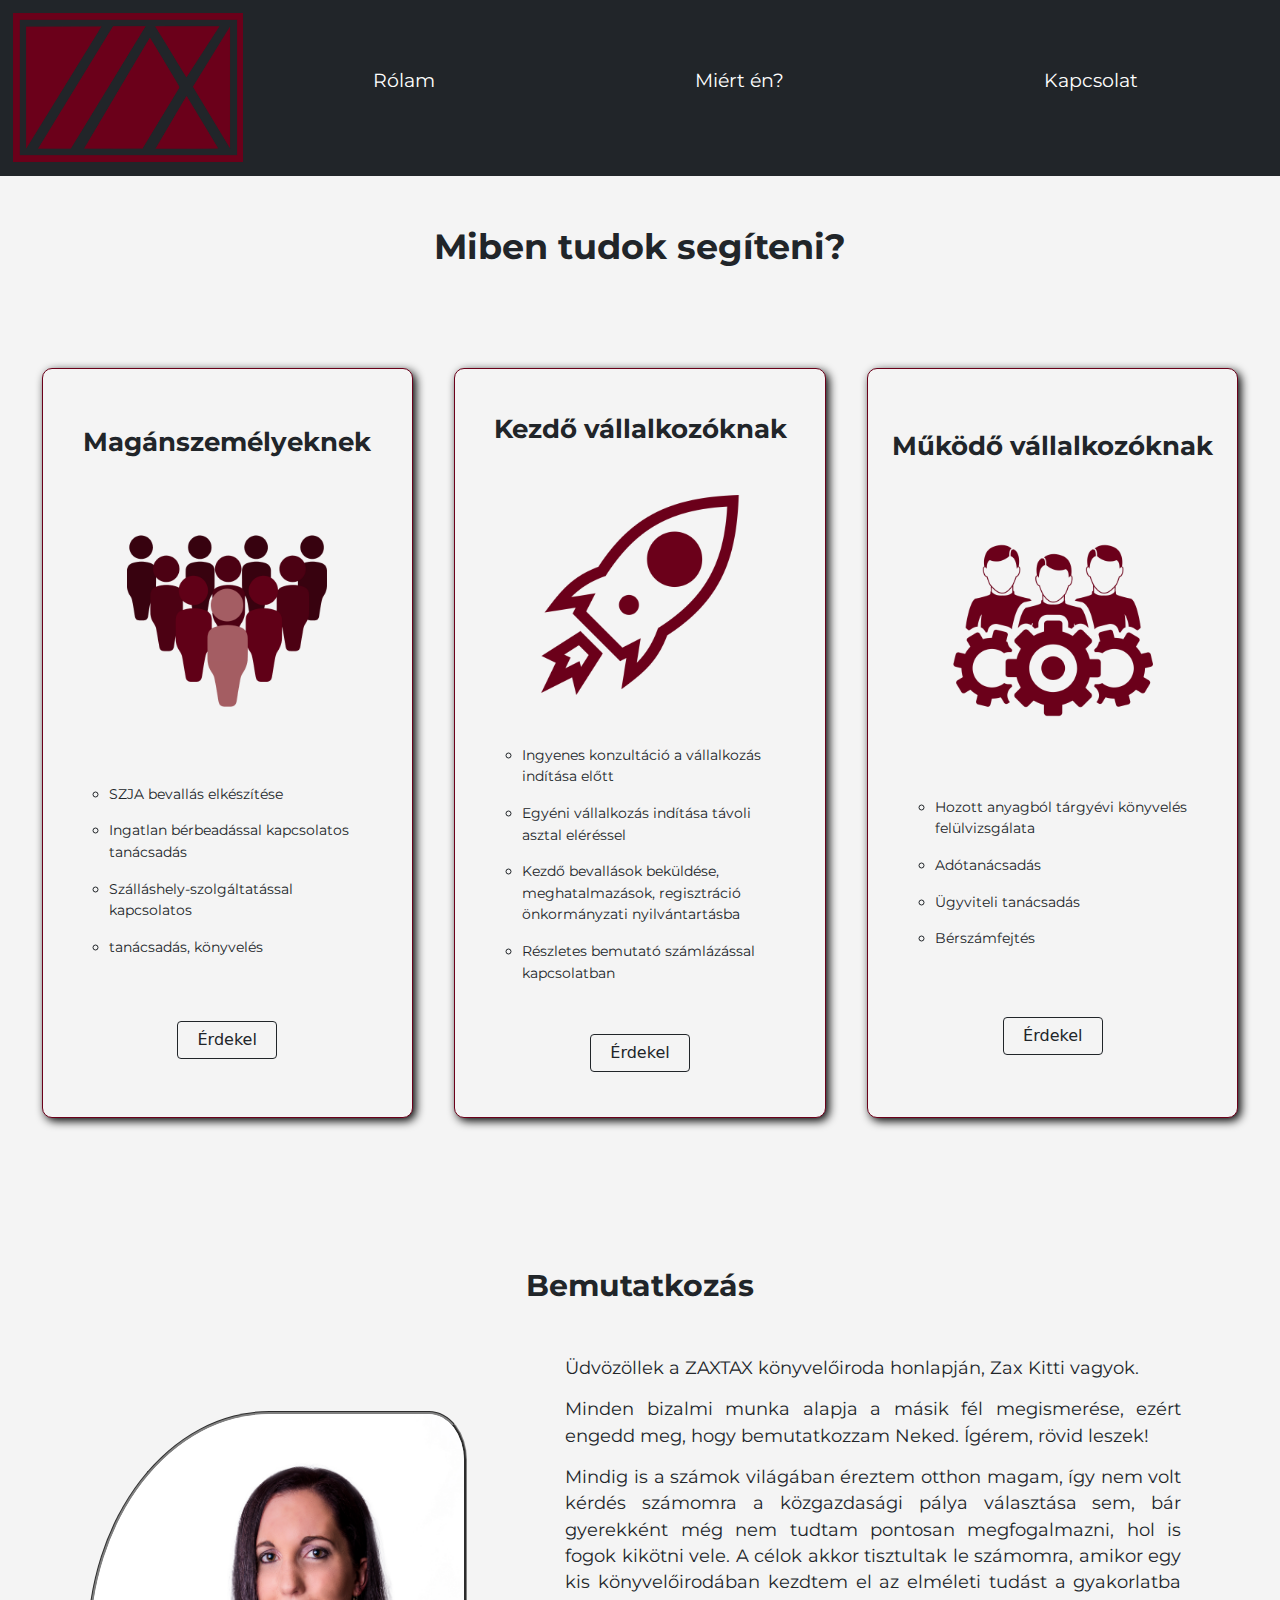
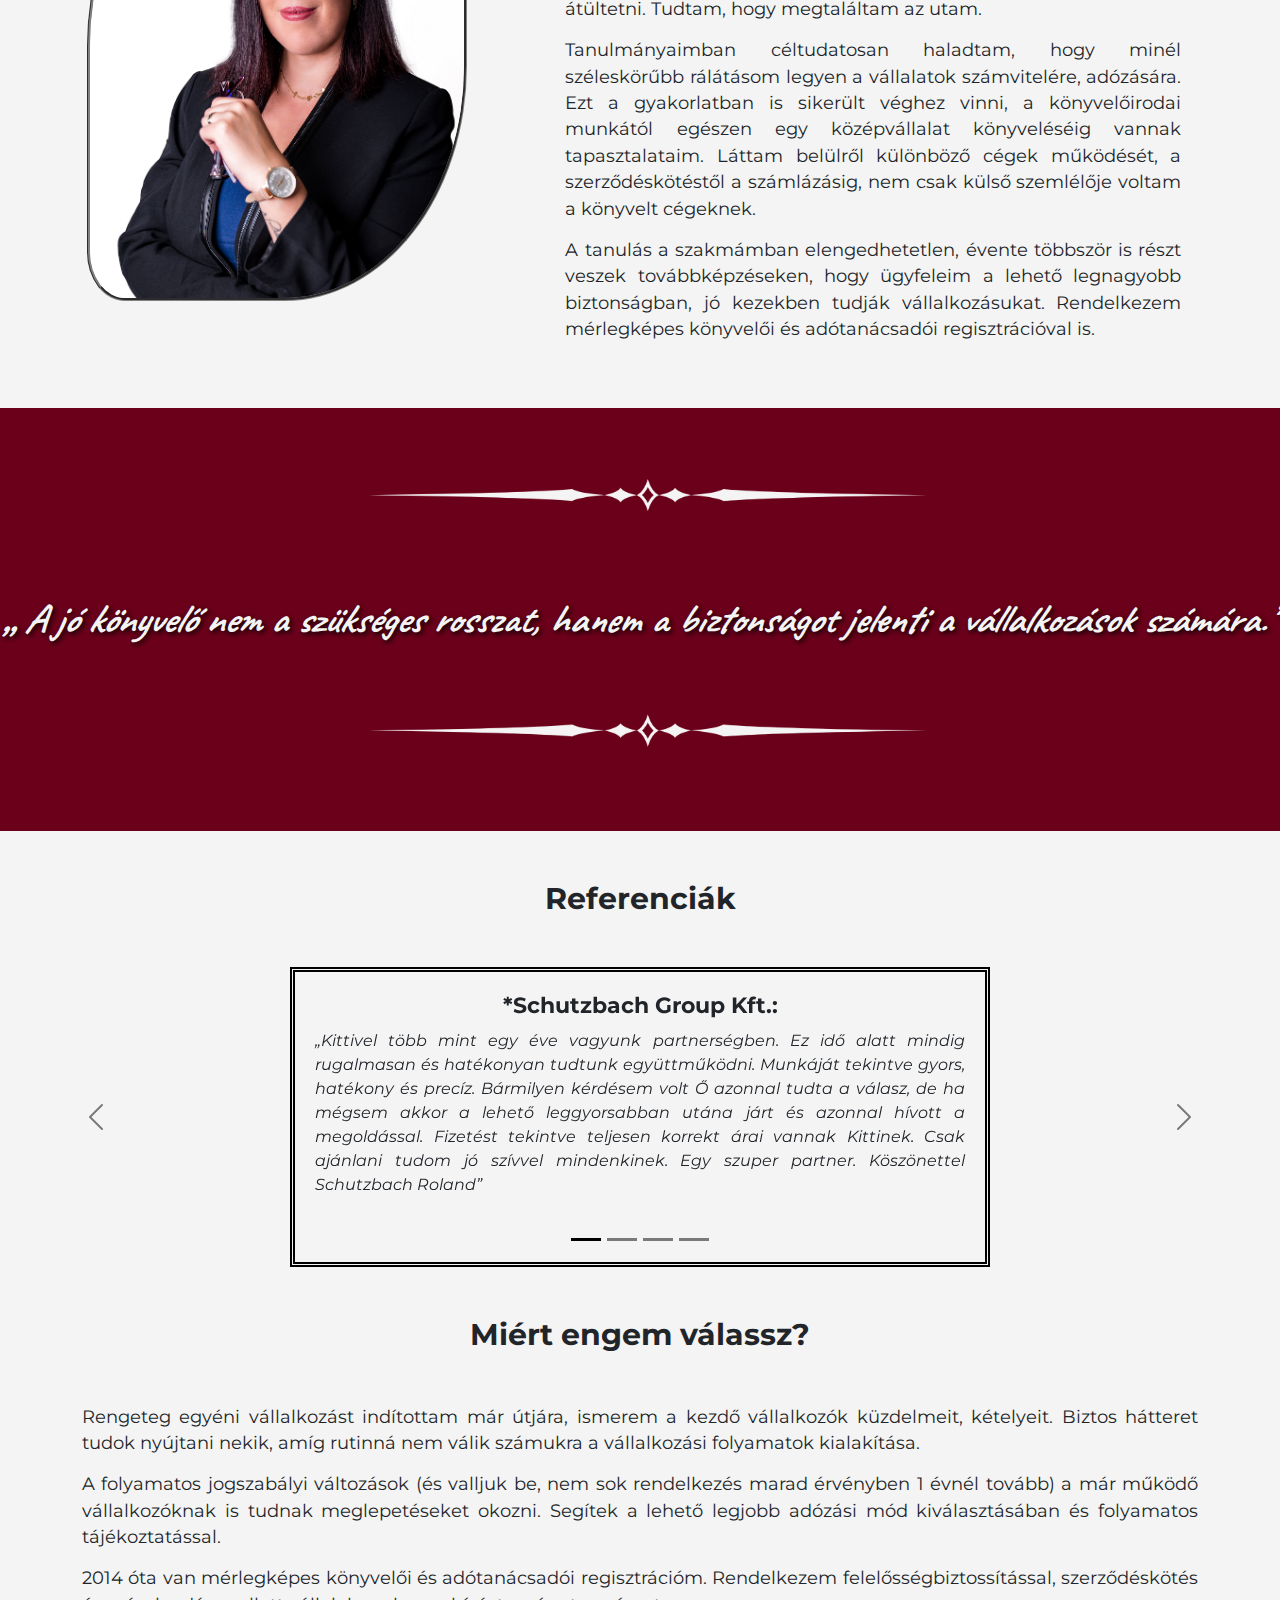
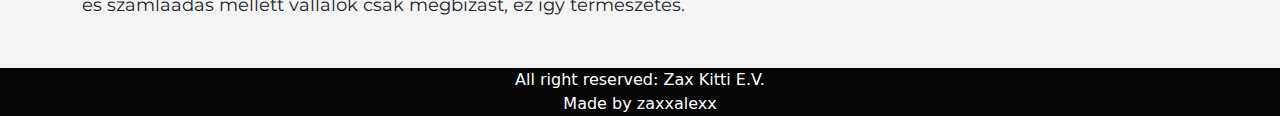
<file: index.html>
<!DOCTYPE html>
<html lang="hu">

<head>
  <link href="https://maxcdn.bootstrapcdn.com/font-awesome/4.7.0/css/font-awesome.min.css" rel="stylesheet">
  <meta charset="utf-8">
  <title>ZaxTax - könyvelés, adótanácsadás online</title>
  <meta name="description" content="Könyvelés Adótanácsadás Online">
  <meta name="viewport" content="width=device-width, initial-scale=1">
  <link href="scss/bootstrap.css" rel="stylesheet">
  <script src="https://cdn.jsdelivr.net/npm/bootstrap@5.1.3/dist/js/bootstrap.bundle.min.js"></script>
  <link rel="stylesheet" type="text/css" href="main.css">
  <link href="https://fonts.googleapis.com/css2?family=Montserrat&display=swap" rel="stylesheet">
  <link href="https://fonts.googleapis.com/css2?family=Caveat:wght@600&display=swap" rel="stylesheet">
</head>

<body>
  <header id="header">
    <nav class="navbar navbar-dark bg-dark">
      <div class="container-fluid">
        <div id="logo">
          <a href="index.html"><img src="képek/zaxtax_bordo.png" alt="ZaxTax"></a>
        </div>
        <button class="navbar-toggler" type="button" data-bs-toggle="collapse" data-bs-target="#navbarTogglerDemo02"
          aria-controls="navbarTogglerDemo02" aria-expanded="false" aria-label="Toggle navigation">
          <span class="navbar-toggler-icon"></span>
        </button>
        <div class="collapse navbar-collapse" id="navbarTogglerDemo02">
          <ul class="navbar-nav me-auto mb-2 mb-lg-0">
            <li class="nav-item">
              <a class="nav-link active" aria-current="page" href="#about-me">Rólam</a>
            </li>
            <li class="nav-item">
              <a class="nav-link active" aria-current="page" href="#news">Miért én? </a>
            </li>
            <li class="nav-item">
              <a class="nav-link active" aria-current="page" href="kapcsolat.html">Kapcsolat</a>
            </li>
          </ul>
        </div>
      </div>
    </nav>
  </header>
  <main id="main">
    <h1>Miben tudok segíteni?</h1>
    <div id="services">
      <div class="container">
        <h3>Magánszemélyeknek</h3>
        <div class="picture">
          <img src="képek/maganszemelyek.png" alt="Adótanácsadás">
        </div>
        <div class="content">
          <ul>
            <li>SZJA bevallás elkészítése</li>
            <li>Ingatlan bérbeadással kapcsolatos tanácsadás</li>
            <li>Szálláshely-szolgáltatással kapcsolatos</li>
            <li>tanácsadás, könyvelés</li>
          </ul>
        </div>
        <a href="kapcsolat.html" class="btn btn-outline-dark" tabindex="-1" role="button">Érdekel</a>
      </div>
      <div class="container">
        <h3>Kezdő vállalkozóknak</h3>
        <div class="picture">
          <img src="képek/kezdo_vallalkozok.png" alt="Vállakozás indítás">
        </div>
        <div class="content">
          <ul>
            <li>Ingyenes konzultáció a vállalkozás indítása előtt</li>
            <li>Egyéni vállalkozás indítása távoli asztal eléréssel</li>
            <li>Kezdő bevallások beküldése, meghatalmazások, regisztráció önkormányzati nyilvántartásba</li>
            <li>Részletes bemutató számlázással kapcsolatban</li>
          </ul>
        </div>
        <a href="kapcsolat.html" class="btn btn-outline-dark" tabindex="-1" role="button">Érdekel</a>
      </div>
      <div class="container">
        <h3>Működő vállalkozóknak</h3>
        <div class="picture">
          <img src="képek/mukodo_cegek.png" alt="Könyvelés">
        </div>
        <div class="content">
          <ul>
            <li>Hozott anyagból tárgyévi könyvelés felülvizsgálata</li>
            <li>Adótanácsadás</li>
            <li>Ügyviteli tanácsadás</li>
            <li>Bérszámfejtés</li>
          </ul>
        </div>
        <a href="kapcsolat.html" class="btn btn-outline-dark" tabindex="-1" role="button">Érdekel</a>
      </div>
    </div>
    <h2>Bemutatkozás</h2>
    <div id="about-me">
      <div id="profil">
        <img src="képek/Kitti_üzleti2.png" alt="Profilkép">
      </div>
      <div class="container">
        <div id="career">
          <p>Üdvözöllek a ZAXTAX könyvelőiroda honlapján, Zax Kitti vagyok.</p>
          <p>Minden bizalmi munka alapja a másik fél megismerése, ezért engedd meg,
            hogy bemutatkozzam Neked. Ígérem, rövid leszek!</p>
          <p>Mindig is a számok világában éreztem otthon magam,
            így nem volt kérdés számomra a közgazdasági pálya választása sem,
            bár gyerekként még nem tudtam pontosan megfogalmazni, hol is fogok kikötni vele.
            A célok akkor tisztultak le számomra, amikor egy kis könyvelőirodában kezdtem el
            az elméleti tudást a gyakorlatba átültetni. Tudtam, hogy megtaláltam az utam.</p>
          <p>Tanulmányaimban céltudatosan haladtam, hogy minél széleskörűbb rálátásom legyen a vállalatok számvitelére,
            adózására. Ezt a gyakorlatban is sikerült véghez vinni,
            a könyvelőirodai munkától egészen egy középvállalat könyveléséig vannak tapasztalataim.
            Láttam belülről különböző cégek működését, a szerződéskötéstől a számlázásig,
            nem csak külső szemlélője voltam a könyvelt cégeknek.</p>
          <p>A tanulás a szakmámban elengedhetetlen, évente többször is részt veszek továbbképzéseken,
            hogy ügyfeleim a lehető legnagyobb biztonságban, jó kezekben tudják vállalkozásukat.
            Rendelkezem mérlegképes könyvelői és adótanácsadói regisztrációval is.</p>
        </div>
      </div>
    </div>
    <div id="quote-container">
        <img class="line-icon" src="képek/Line_icon.png" alt="Line">
        <h3 id="quote">
          „ A jó könyvelő nem a szükséges rosszat, hanem a biztonságot jelenti a vállalkozások számára.”
        </h3>
        <img class="line-icon" src="képek/Line_icon.png" alt="Line">
    </div>
    <div>
      <h2>Referenciák</h2>
    </div>
    <div id="carouselExampleDark" class="carousel carousel-dark slide" data-bs-ride="carousel">
      <div class="carousel-indicators">
        <button type="button" data-bs-target="#carouselExampleDark" data-bs-slide-to="0" class="active" aria-current="true" aria-label="Slide 1"></button>
        <button type="button" data-bs-target="#carouselExampleDark" data-bs-slide-to="1" aria-label="Slide 2"></button>
        <button type="button" data-bs-target="#carouselExampleDark" data-bs-slide-to="2" aria-label="Slide 3"></button>
        <button type="button" data-bs-target="#carouselExampleDark" data-bs-slide-to="3" aria-label="Slide 4"></button>
      </div>
      <div class="carousel-inner">
        <div class="carousel-item active" data-bs-interval="10000">
          <div class="d-block w-100">
            <h3>*Schutzbach Group Kft.:</h3>
            <p>„Kittivel több mint egy éve vagyunk partnerségben. 
            Ez idő alatt mindig rugalmasan és hatékonyan tudtunk együttműködni. 
            Munkáját tekintve gyors, hatékony és precíz. 
            Bármilyen kérdésem volt Ő azonnal tudta a válasz, 
            de ha mégsem akkor a lehető leggyorsabban utána járt és azonnal hívott a megoldással. 
            Fizetést tekintve teljesen korrekt árai vannak Kittinek. 
            Csak ajánlani tudom jó szívvel mindenkinek. Egy szuper partner.
            Köszönettel Schutzbach Roland”</p>
          </div>
        </div>
        <div class="carousel-item" data-bs-interval="3000">
          <div class="d-block w-100">
            <h3>*Hetényi Nóra, Cottage House szálláshely</h3>
            <p>"Zax Kittiről csak szuperlatívuszokban beszélhetek. Rendkívűl pontos,
              felkészült, megbízható, és segítőkész. Személyes találkozásaink során
              emberileg is nagyon megkedveltem Őt. Szívből ajánlom Kittit azoknak,
              akik egy kitűnő könyvelőt keresnek!
              Hetényi Nóra"</p>
          </div>
        </div>
        <div class="carousel-item" data-bs-interval="3000">
          <div class="d-block w-100">
            <h3>*Koczkáné Burány Tünde, KoczArt Hobbivarroda</h3>
            <p>"Nekünk több cégünk és vállalkozásaink is vannak családilag, kft-k, egyéni vállalkozások. 
              Tudni kell, hogy több könyvelőnk is volt már Kitti előtt, ezek a korábbi könyvelőink sajnos olyan hibákat követtek el, 
              amik miatt anyagi kár is ért minket. Kittiről elmondhatom, hogy olyan könyvelő, 
              aki az elmúlt évek alatt bizonyított. Bármilyen adózási formàt is választasz, 
              bármilyen vállalkozási formát, ő minden esetben teljes körűen tájékoztat. 
              Mindent aktualizál, számon tart, precíz és pontos. Teljes a bizalmunk felé, jó szívvel ajánlom mindenkinek. 
              Mi a saját kárunkon tanultuk meg, miért és milyen fontos egy alapos, megbízható könyvelő. 
              Kitti egy ilyen szakember, bàtran forduljatok hozzá."</p>
          </div>
        </div>
        <div class="carousel-item" data-bs-interval="3000">
          <div class="d-block w-100">
            <h3>*Salvo Rao</h3>
            <p>"Voglio elogiare la ragioniera Zax Kitti - che mi ha risolto un problema di
              tassazione internazionale- per la disponibilitá e l'alta professionalitá.
             La mia soddisfazione é massima, e consiglio Kitti a chiunque cerchi per
              la propria realtá aziendale o privata un'assistenza completa, sicura,e
              affidabile."</p>
          </div>
        </div>
      </div>
      <button class="carousel-control-prev" type="button" data-bs-target="#carouselExampleDark" data-bs-slide="prev">
        <span class="carousel-control-prev-icon" aria-hidden="true"></span>
        <span class="visually-hidden">Previous</span>
      </button>
      <button class="carousel-control-next" type="button" data-bs-target="#carouselExampleDark" data-bs-slide="next">
        <span class="carousel-control-next-icon" aria-hidden="true"></span>
        <span class="visually-hidden">Next</span>
      </button>
    </div>
    <div id="news">
      <h2>Miért engem válassz? </h2>
      <div class="container">
        <p>Rengeteg egyéni vállalkozást indítottam már útjára,
          ismerem a kezdő vállalkozók küzdelmeit, kételyeit.
          Biztos hátteret tudok nyújtani nekik,
          amíg rutinná nem válik számukra a vállalkozási folyamatok kialakítása.
        </p>
        <p>A folyamatos jogszabályi változások (és valljuk be, nem sok rendelkezés marad érvényben 1 évnél tovább)
          a már működő vállalkozóknak is tudnak meglepetéseket okozni.
          Segítek a lehető legjobb adózási mód kiválasztásában és folyamatos tájékoztatással.
        </p>
        <p>2014 óta van mérlegképes könyvelői és adótanácsadói regisztrációm.
          Rendelkezem felelősségbiztossítással, szerződéskötés és számlaadás mellett
          vállalok csak megbízást, ez így természetes.
        </p>
      </div>
    </div>
    
  </main>
  <div onclick="topFunction()" id="myBtn" title="Go to top">
    <div class="arrow up"></div>
  </div>

  <footer>
    <div>All right reserved: Zax Kitti E.V.</div>
    <div>Made by zaxxalexx</div>
  </footer>

  <script src="add.js"></script>
</body>

</html>
</file>
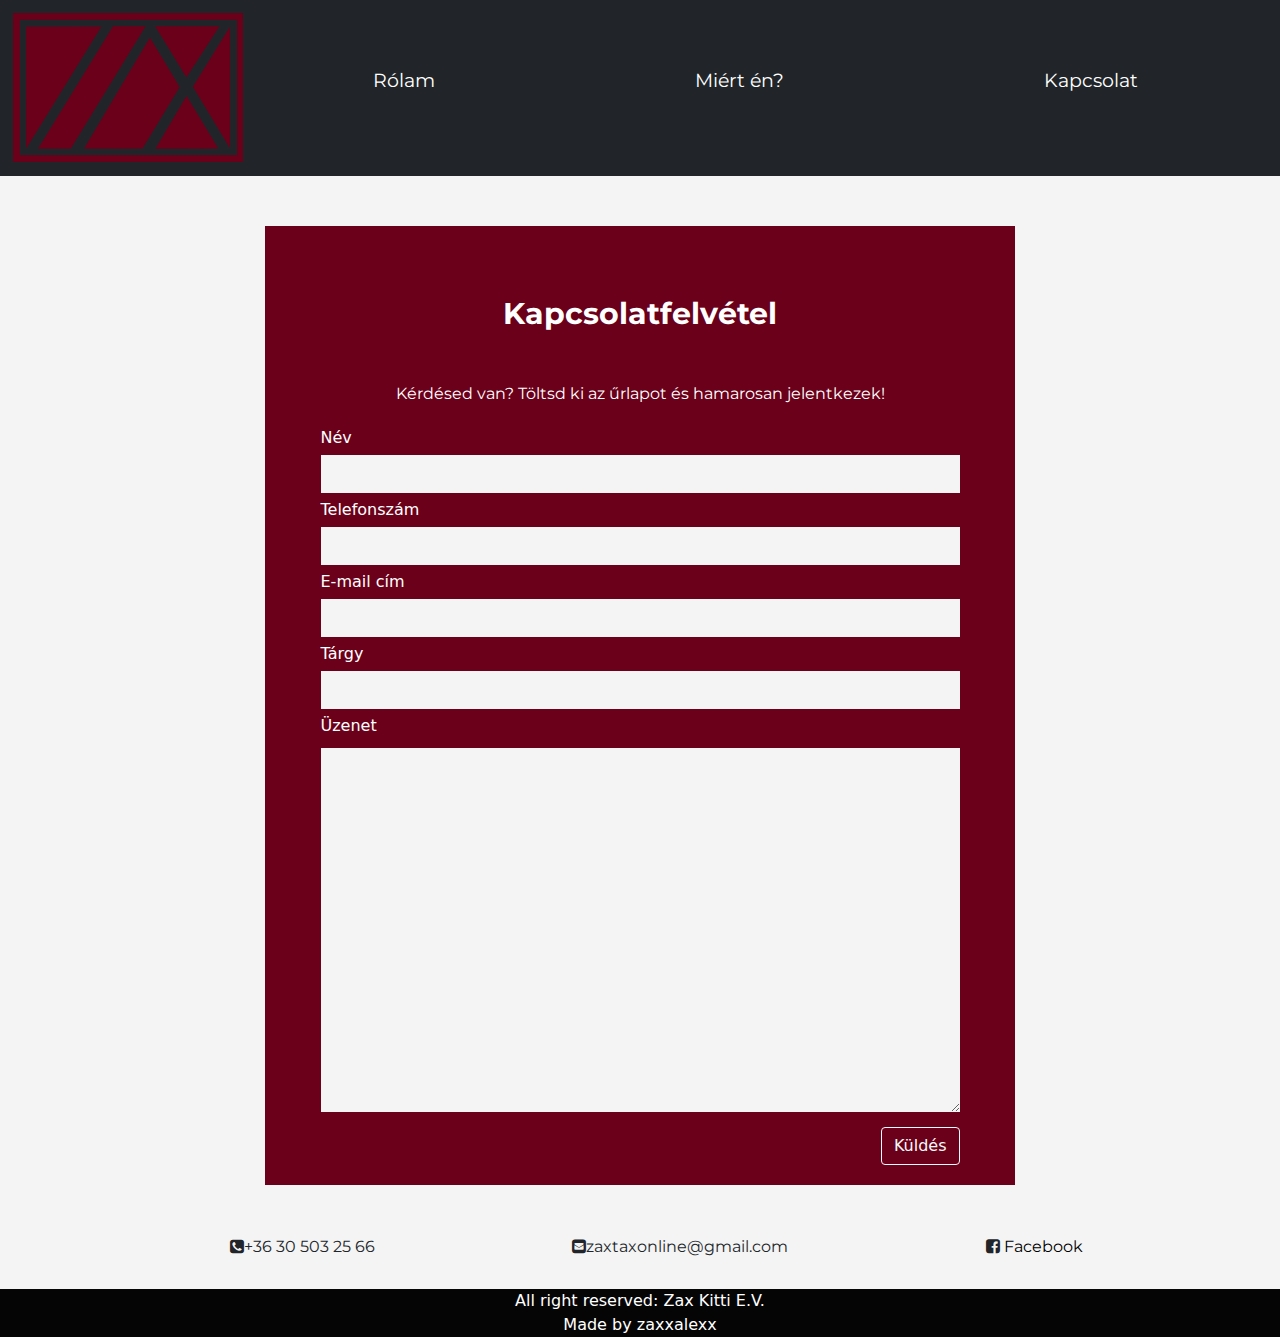
<file: kapcsolat.html>
<!DOCTYPE html>
<html lang="hu">

<head>
    <link href="https://maxcdn.bootstrapcdn.com/font-awesome/4.7.0/css/font-awesome.min.css" rel="stylesheet">
    <link rel="shortcut icon" type="image/x-icon" href="ZaxTax_hatter.png">
    <meta charset="utf-8">
    <title>ZaxTax - könyvelés, adótanácsadás online</title>
    <meta name="description" content="Könyvelés Adótanácsadás Online">
    <meta name="viewport" content="width=device-width, initial-scale=1">
    <link href="scss/bootstrap.css" rel="stylesheet">
    <script src="https://cdn.jsdelivr.net/npm/bootstrap@5.1.3/dist/js/bootstrap.bundle.min.js"></script>
    <link rel="stylesheet" type="text/css" href="main.css">
    <link href="https://fonts.googleapis.com/css2?family=Montserrat&display=swap" rel="stylesheet">
    <script src="add.js"></script>
</head>

<body>
    <header id="header">
        <nav class="navbar navbar-dark bg-dark">
            <div class="container-fluid">
                <div id="logo">
                    <a href="index.html"><img src="képek/zaxtax_bordo.png" alt="ZaxTax"></a>
                </div>
                <button class="navbar-toggler" type="button" data-bs-toggle="collapse"
                    data-bs-target="#navbarTogglerDemo02" aria-controls="navbarTogglerDemo02" aria-expanded="false"
                    aria-label="Toggle navigation">
                    <span class="navbar-toggler-icon"></span>
                </button>
                <div class="collapse navbar-collapse" id="navbarTogglerDemo02">
                    <ul class="navbar-nav me-auto mb-2 mb-lg-0">
                        <li class="nav-item">
                          <a class="nav-link active" aria-current="page" href="index.html">Rólam</a>
                        </li>
                        <li class="nav-item">
                          <a class="nav-link active" aria-current="page" href="index.html">Miért én? </a>
                        </li>
                        <li class="nav-item">
                          <a class="nav-link active" aria-current="page" href="kapcsolat.html">Kapcsolat</a>
                        </li>
                      </ul>
                </div>
            </div>
        </nav>
    </header>
    <main>
        <div id="contact">
            <div id="form">
                <form action="sendmail.php" method="POST" enctype="multipart/form-data">
                    <fieldset>
                        <h2>Kapcsolatfelvétel</h2>
                        <p>Kérdésed van? Töltsd ki az űrlapot és hamarosan jelentkezek!</p>
                        <div id="form-content">
                            <div>
                                <div class="label">
                                    <label for="nev">Név</label>
                                </div>
                                <div class="input">
                                    <input type="text" name="nev" id="nev" required>
                                </div>
                            </div>
                            <div>
                                <div class="label">
                                    <label for="phone">Telefonszám</label>
                                </div>
                                <div class="input">
                                    <input type="tel" name="phone" id="phone" required>
                                </div>
                            </div>
                            <div>
                                <div class="label">
                                    <label for="email">E-mail cím</label>
                                </div>
                                <div class="input">
                                    <input type="email" name="email" id="email" required>
                                </div>
                            </div>
                            <div>
                                <div class="label">
                                    <label for="subject">Tárgy</label>
                                </div>
                                <div class="input">
                                    <input type="text" name="subject" id="subject">
                                </div>
                            </div>
                            <div class="label">
                                <label for="info">Üzenet</label>
                            </div>
                            <div class="input">
                                <textarea name="info" id="info" cols="30" rows="10"></textarea>
                            </div>
                            <button class="btn btn-outline-light right">Küldés</button>
                        </div>
                    </fieldset>
                </form>
            </div>
            <div>
                <ul id="availability">
                    <li><i class="fa fa-phone-square" aria-hidden="true"></i>+36 30 503 25 66 </li>
                    <li><i class="fa fa-envelope-square" aria-hidden="true"></i>zaxtaxonline@gmail.com</li>
                    <li><i class="fa fa-facebook-square" aria-hidden="true"></i> <a
                            href="https://www.facebook.com/zaxtaxonline" id="facebook">Facebook</a></li>
                </ul>
            </div>
        </div>
    </main>
    <div onclick="topFunction()" id="myBtn" title="Go to top">
        <div class="arrow up"></div>
    </div>
    <footer>
        <div>All right reserved: Zax Kitti E.V.</div>
        <div>Made by zaxxalexx</div>
    </footer>
    <script src="add.js"></script>
</body>

</html>
</file>
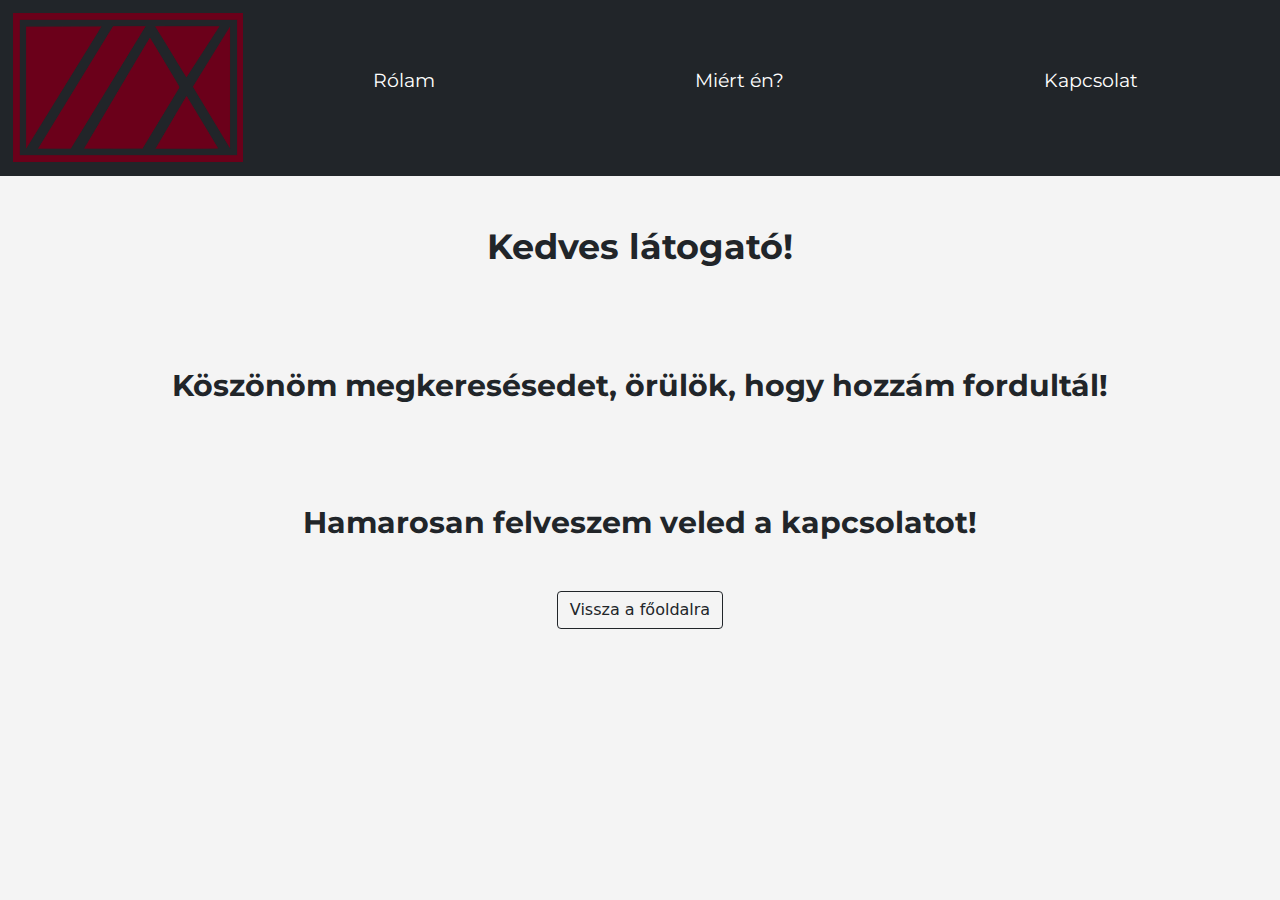
<file: thankyou.html>
<!DOCTYPE html>
<html lang="en">

<head>
  <link href="https://maxcdn.bootstrapcdn.com/font-awesome/4.7.0/css/font-awesome.min.css" rel="stylesheet">
  <link rel="shortcut icon" type="image/x-icon" href="ZaxTax_hatter.png">
  <meta charset="utf-8">
  <title>ZaxTax - könyvelés, adótanácsadás online</title>
  <meta name="description" content="Könyvelés Adótanácsadás Online">
  <meta name="viewport" content="width=device-width, initial-scale=1">
  <link href="scss/bootstrap.css" rel="stylesheet">
  <script src="https://cdn.jsdelivr.net/npm/bootstrap@5.1.3/dist/js/bootstrap.bundle.min.js"></script>
  <link rel="stylesheet" type="text/css" href="main.css">
  <link href="https://fonts.googleapis.com/css2?family=Montserrat&display=swap" rel="stylesheet">
  <link href="https://fonts.googleapis.com/css2?family=Caveat:wght@600&display=swap" rel="stylesheet">
</head>

<body>
  <header id="header">
    <nav class="navbar navbar-dark bg-dark">
      <div class="container-fluid">
        <div id="logo">
          <a href="index.html"><img src="képek/zaxtax_bordo.png" alt="ZaxTax"></a>
        </div>
        <button class="navbar-toggler" type="button" data-bs-toggle="collapse" data-bs-target="#navbarTogglerDemo02"
          aria-controls="navbarTogglerDemo02" aria-expanded="false" aria-label="Toggle navigation">
          <span class="navbar-toggler-icon"></span>
        </button>
        <div class="collapse navbar-collapse" id="navbarTogglerDemo02">
          <ul class="navbar-nav me-auto mb-2 mb-lg-0">
            <li class="nav-item">
              <a class="nav-link active" aria-current="page" href="index.html">Rólam</a>
            </li>
            <li class="nav-item">
              <a class="nav-link active" aria-current="page" href="index.html">Miért én? </a>
            </li>
            <li class="nav-item">
              <a class="nav-link active" aria-current="page" href="kapcsolat.html">Kapcsolat</a>
            </li>
          </ul>
        </div>
      </div>
    </nav>
  </header>
  <div id="thx">
    <h1>Kedves látogató!</h1>
    <h2>Köszönöm megkeresésedet, örülök, hogy hozzám fordultál! </h2>
    <h2>Hamarosan felveszem veled a kapcsolatot!</h2>
    <div>
      <a href="index.html" class="thx-btn btn btn-outline-dark" tabindex="-1" role="button">Vissza a főoldalra</a>
    </div>
  </div>
</body>

</html>
</file>
<file: main.css>
* {
  box-sizing: border-box;
}
 /* border: solid thin red; *˛/

/* header */

html, body{
  scroll-behavior: smooth;
}


header, #logo, img, nav {
  position: relative;
 }

 body {
  margin: 0px;
}
#main {
  padding: 0px;
  margin-left: 0px;
  margin-right: 0px;
}
a.nav-link:hover {
  color: #f9e9d0;
  border: solid thin #f9e9d0;
  padding: 4px;
  border-radius: 5px;
}

header {
  background-color: #212529 ;
  background-size: cover;
  background-position: center center;
  /*display: flex;
  flex-direction: row;
  justify-content: space-around;
  align-items: center;*/
}
body, .container {
  background-color: #f4f4f4;
}

#logo img {
  height: 150px;
  width: auto;
  object-fit: cover;
}
#logo {
  display: flex;
}
.container img {
  height: auto;
  width: 200px;
  object-fit: cover;
}
.picture {
  text-align: center;
}

li a {
  color: white;
  font-size: 1.2rem;
  text-decoration: none;
}

@media screen and (min-width: 896px) {
  #header {
    display: flex;
    flex-direction: column;
    width: 100%;
  }
  .navbar {
    display: flex;
    flex-direction: column;
    width: 100%;
  }
  #logo img {
    width: 230px;
    height: auto;
  }

  .container-fluid {
    display: flex !important;
    flex-direction: column;
    align-items: center;
    height: 160px;
  }
  #logo {
    display: flex;
    flex-direction: row;
    margin-top: 5px;
  }
  .navbar-nav {
    display: flex;
    flex-direction: row;
    justify-content: space-around;
    align-items: center;
    width: 80vw;
  }
  
  .navbar-nav-scroll {
    overflow: visible;
  }

  .navbar-collapse {
    display: flex !important;
    flex-direction: row;
    justify-content: space-around;
  }

  .navbar-toggler {
    display: none;
  }

}

/* main */

p, h1, h2, h3, h4, h5, ul, ol, li {
  margin-bottom: 15px;
  font-family: Montserrat;
}
h1 {
  text-align: center;
  font-size: 2.2rem;
  margin-top: 50px;
  margin-bottom: 50px;
  font-weight: bold;
}
h2 {
  text-align: center;
  font-size: 1.9rem;
  margin-top: 50px;
  margin-bottom: 50px;
  font-weight: bold;
}
h3 {
  text-align: center;
  font-size: 1.6rem;
  font-weight: bold;
}

p {
  font-size: 1rem;
  text-align: justify;
}
#quote {
  font-family: Caveat;
  font-style:italic;
  color: #f4f4f4;
  font-size: 2.5rem;
  margin-top: 30px;
  margin-bottom: 30px;
  text-shadow: 2px 2px 5px #050505;
  width: 100%;
  margin: 0px;
}
#quote-container {
  background-color: #6b001a;
  display: flex;
  flex-direction: column;
  align-items: center;
  justify-content: center;
  align-content: center;
}
.line-icon {
  width: 100%;
}


@media screen and (min-width:896px) {
  .line-icon {
    width: 750px;
  }
}

/* about-me */

#profil img {
  /*border: solid thin #6b001a;
  border-radius: 10px;
  box-shadow: 3px 3px 10px black; */
  width: 50vw;
  height: auto;
  border-radius: 48% 10% 48% 10%;
  border: groove gray;
}
#about-me {
  display: flex;
  flex-direction: column;
  align-items: center;
  margin-bottom: 50px;
}
#profil {
  margin: 50px 0px 50px 0px;
}
@media screen and (min-width: 896px) {
  #about-me {
    display: flex;
    flex-direction: row;
    justify-content: space-evenly;
    align-items: center;
    
  }
  #profil img {
    width: 380px;
    height: auto;
  }
  #career {
    width: 100%
  }
  #about-me .container {
    display: flex;
    justify-content: center;
    width: 50vw;
    margin: 0px;
  }
  #career p, #news .container p {
    font-size: 1.1rem;
  }
}

/* Services */

.content p {
 text-align: center;
}
#services {
  margin-bottom: 100px;
}
.content ul li {
  font-size: .9rem;
}
.content ul {
  list-style-type: circle;
  list-style-position: outside;
  width: 300px;
}
#services {
  display: flex;
  flex-direction: column;
  justify-content: center;
  align-items: center;
}
#services .container {
  display: flex;
  flex-direction: column;
  justify-content: space-evenly;
  align-items: center;
  margin: 50px 20px 50px 20px;
  width: 80vw;
}
.picture {
  margin-bottom: 15px;
}

#services .container .btn {
  width: 100px;
}

@media screen and (min-width: 1024px) {
  #services {
    display: flex;
    flex-direction: row;
    justify-content: space-evenly;
  }
  #services .container {
    width: 29vw;
    height: 750px;
    max-width: 400px;
    border: solid thin #6b001a;
    border-radius: 10px;
    box-shadow: 3px 3px 10px black;
    padding: 10px 10px 10px 10px;
    margin-left: 0px;
    margin-right: 0px;
  }
}

#news {
  margin-bottom: 50px;
}

.d-block p {
  font-style: italic;
}
.d-block h3 {
  font-size: 1.4rem;
  margin-top: 10px;
  margin-bottom: 10px;
}
.carousel-inner {
  margin-top: 50px;
  margin-bottom: 50px;
  display: flex;
  justify-content: center;
}
.carousel-item {
  border: double thick black;
  padding: 10px 20px 10px 20px;
  margin-right: 0%;

}


@media screen and (min-width: 768px){
  .carousel-item {
    max-width: 700px;
    height: 300px;
  }
}

/* Contact */

#availability {
  list-style-type: none;
  display: flex;
  flex-direction: column;
  align-items: center;
  font-size: 1rem;
}

#facebook {
  color: black;
  font-size: 1rem;
}

@media screen and (min-width: 768px){
  #availability {
    display: flex;
    flex-direction: row;
    justify-content: space-evenly;
    align-items: center;
    font-size: 1rem;
  }
}

fieldset {
  display: flex;
  flex-direction: column;
  align-items: center;
  width: 80vw; 
  background-color: #6b001a;
  color: white;
  padding: 20px; 
}
legend p {
  text-align: center;
}
#form {
  display: flex;
  justify-content: center;
  margin-top: 50px;
  margin-bottom: 50px;

}
#form-content {
  width: 90%;
  font-size: 1.5rem;
}
#nev, #phone, #email, #subject, #info {
  width: 100%;
  font-size: 1.5rem;
  background-color: #f4f4f4;
  border: none;
}
#nev:focus {
  background-color: #db8780;
}
#phone:focus {
  background-color: #db8780;
}
#email:focus {
  background-color: #db8780;
}
#subject:focus {
  background-color: #db8780;
}
#info:focus {
  background-color: #db8780;
}
#info {
  margin-top: 5px;
}
.input, .label {
  margin-top: 5px;
  margin-bottom: 5px;
}
.label {
  font-size: 1rem;
}
.right {
  float: right;
}

@media screen and (min-width: 768px) {
  fieldset, #form-content {
    max-width: 750px;
  }
  #form {
    display: flex;
    justify-content: center;
  }
}


/* Scroll button */
#myBtn {
  display: none; /* Hidden by default */
  position: fixed; /* Fixed/sticky position */
  bottom: 20px; /* Place the button at the bottom of the page */
  right: 30px; /* Place the button 30px from the right */
  z-index: 99; /* Make sure it does not overlap */
  border: none; /* Remove borders */
  outline: none; /* Remove outline */
  background-color: #6b001a; /* Set a background color */
  color: white; /* Text color */
  cursor: pointer; /* Add a mouse pointer on hover */
  padding: 15px;  /*Some padding */
  border-radius: 50%; /* Rounded corners */
  font-size: 18px; /* Increase font size */
  width: 60px;
  height: 60px;
}

#myBtn:hover {
  background-color: #555; /* Add a dark-grey background on hover */
}
.arrow {
  border: solid white;
  border-width: 0 7px 7px 0;
  display: inline-block;
  padding: 10px;
  margin-top: 7px;

}
.up {
  transform: rotate(-135deg);
  -webkit-transform: rotate(-135deg);
}

/* Footer */

footer {
  background-color: #050505;
  text-align: center;
  color: white;
}

#thx {
  display: flex;
  flex-direction: column;
  align-items: center;
}
#thx h2 {
  margin-bottom: 50px;
}
</file>
